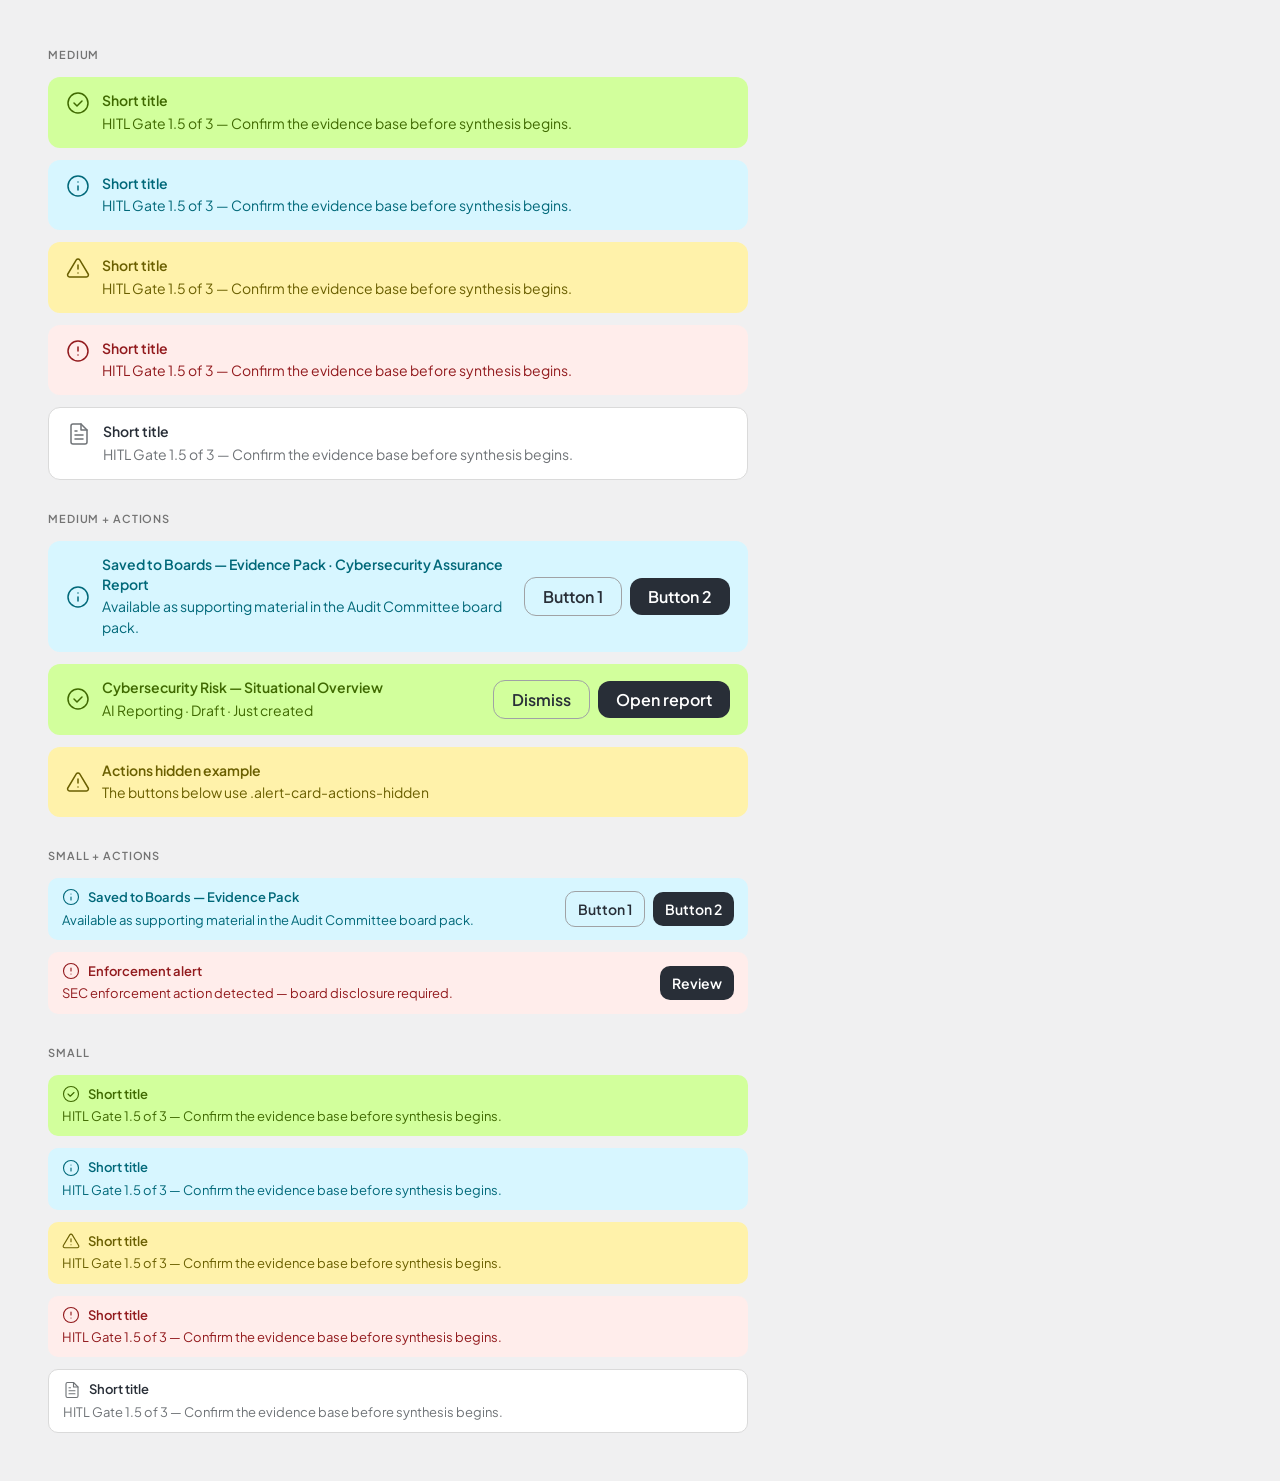
<file: Components/alert-card-preview.html>
<!DOCTYPE html>
<html lang="en">
<head>
<meta charset="UTF-8">
<title>Alert Card Preview</title>
<link href="https://fonts.googleapis.com/css2?family=Plus+Jakarta+Sans:wght@400;600&display=swap" rel="stylesheet">
<link rel="stylesheet" href="alert-card.css">
<link rel="stylesheet" href="buttons.css">
<style>
  body { margin: 0; background: #f0f0f1; font-family: 'Plus Jakarta Sans', sans-serif; padding: 48px; }
  h2 { font-size: 11px; font-weight: 600; letter-spacing: 0.08em; text-transform: uppercase; color: #737373; margin: 32px 0 16px; }
  h2:first-of-type { margin-top: 0; }
  .grid { display: flex; flex-direction: column; gap: 12px; max-width: 700px; }
</style>
</head>
<body>

<h2>Medium</h2>
<div class="grid">

  <div class="alert-card alert-card-md alert-card-green">
    <div class="alert-card-icon">
      <svg viewBox="0 0 24 24" fill="none" stroke="currentColor" stroke-width="1.5"><circle cx="12" cy="12" r="10"/><path d="m8 12 3 3 5-5" stroke-linecap="round" stroke-linejoin="round"/></svg>
    </div>
    <div class="alert-card-body">
      <div class="alert-card-title">Short title</div>
      <div class="alert-card-sub">HITL Gate 1.5 of 3 — Confirm the evidence base before synthesis begins.</div>
    </div>
  </div>

  <div class="alert-card alert-card-md alert-card-blue">
    <div class="alert-card-icon">
      <svg viewBox="0 0 24 24" fill="none" stroke="currentColor" stroke-width="1.5"><circle cx="12" cy="12" r="10"/><path d="M12 16v-4m0-4h.01" stroke-linecap="round" stroke-linejoin="round"/></svg>
    </div>
    <div class="alert-card-body">
      <div class="alert-card-title">Short title</div>
      <div class="alert-card-sub">HITL Gate 1.5 of 3 — Confirm the evidence base before synthesis begins.</div>
    </div>
  </div>

  <div class="alert-card alert-card-md alert-card-yellow">
    <div class="alert-card-icon">
      <svg viewBox="0 0 24 24" fill="none" stroke="currentColor" stroke-width="1.5"><path d="M10.29 3.86 1.82 18a2 2 0 0 0 1.71 3h16.94a2 2 0 0 0 1.71-3L13.71 3.86a2 2 0 0 0-3.42 0Z" stroke-linejoin="round"/><path d="M12 9v4m0 4h.01" stroke-linecap="round" stroke-linejoin="round"/></svg>
    </div>
    <div class="alert-card-body">
      <div class="alert-card-title">Short title</div>
      <div class="alert-card-sub">HITL Gate 1.5 of 3 — Confirm the evidence base before synthesis begins.</div>
    </div>
  </div>

  <div class="alert-card alert-card-md alert-card-red">
    <div class="alert-card-icon">
      <svg viewBox="0 0 24 24" fill="none" stroke="currentColor" stroke-width="1.5"><circle cx="12" cy="12" r="10"/><path d="M12 8v4m0 4h.01" stroke-linecap="round" stroke-linejoin="round"/></svg>
    </div>
    <div class="alert-card-body">
      <div class="alert-card-title">Short title</div>
      <div class="alert-card-sub">HITL Gate 1.5 of 3 — Confirm the evidence base before synthesis begins.</div>
    </div>
  </div>

  <div class="alert-card alert-card-md alert-card-transparent">
    <div class="alert-card-icon">
      <svg viewBox="0 0 24 24" fill="none" stroke="currentColor" stroke-width="1.5"><path d="M14 2H6a2 2 0 0 0-2 2v16a2 2 0 0 0 2 2h12a2 2 0 0 0 2-2V8Z" stroke-linejoin="round"/><path d="M14 2v6h6M8 13h8M8 17h8M8 9h2" stroke-linecap="round" stroke-linejoin="round"/></svg>
    </div>
    <div class="alert-card-body">
      <div class="alert-card-title">Short title</div>
      <div class="alert-card-sub">HITL Gate 1.5 of 3 — Confirm the evidence base before synthesis begins.</div>
    </div>
  </div>

</div>

<h2>Medium + Actions</h2>
<div class="grid">

  <div class="alert-card alert-card-md alert-card-blue">
    <div class="alert-card-icon">
      <svg viewBox="0 0 24 24" fill="none" stroke="currentColor" stroke-width="1.5"><circle cx="12" cy="12" r="10"/><path d="M12 16v-4m0-4h.01" stroke-linecap="round" stroke-linejoin="round"/></svg>
    </div>
    <div class="alert-card-body">
      <div class="alert-card-title">Saved to Boards — Evidence Pack · Cybersecurity Assurance Report</div>
      <div class="alert-card-sub">Available as supporting material in the Audit Committee board pack.</div>
    </div>
    <div class="alert-card-actions">
      <button class="btn btn-secondary btn-md">Button 1</button>
      <button class="btn btn-primary btn-md">Button 2</button>
    </div>
  </div>

  <div class="alert-card alert-card-md alert-card-green">
    <div class="alert-card-icon">
      <svg viewBox="0 0 24 24" fill="none" stroke="currentColor" stroke-width="1.5"><circle cx="12" cy="12" r="10"/><path d="m8 12 3 3 5-5" stroke-linecap="round" stroke-linejoin="round"/></svg>
    </div>
    <div class="alert-card-body">
      <div class="alert-card-title">Cybersecurity Risk — Situational Overview</div>
      <div class="alert-card-sub">AI Reporting · Draft · Just created</div>
    </div>
    <div class="alert-card-actions">
      <button class="btn btn-secondary btn-md">Dismiss</button>
      <button class="btn btn-primary btn-md">Open report</button>
    </div>
  </div>

  <!-- Actions hidden example -->
  <div class="alert-card alert-card-md alert-card-yellow">
    <div class="alert-card-icon">
      <svg viewBox="0 0 24 24" fill="none" stroke="currentColor" stroke-width="1.5"><path d="M10.29 3.86 1.82 18a2 2 0 0 0 1.71 3h16.94a2 2 0 0 0 1.71-3L13.71 3.86a2 2 0 0 0-3.42 0Z" stroke-linejoin="round"/><path d="M12 9v4m0 4h.01" stroke-linecap="round" stroke-linejoin="round"/></svg>
    </div>
    <div class="alert-card-body">
      <div class="alert-card-title">Actions hidden example</div>
      <div class="alert-card-sub">The buttons below use .alert-card-actions-hidden</div>
    </div>
    <div class="alert-card-actions alert-card-actions-hidden">
      <button class="btn btn-secondary btn-md">Button 1</button>
      <button class="btn btn-primary btn-md">Button 2</button>
    </div>
  </div>

</div>

<h2>Small + Actions</h2>
<div class="grid">

  <div class="alert-card alert-card-sm alert-card-blue">
    <div class="alert-card-content">
      <div class="alert-card-header">
        <div class="alert-card-icon">
          <svg viewBox="0 0 24 24" fill="none" stroke="currentColor" stroke-width="1.5"><circle cx="12" cy="12" r="10"/><path d="M12 16v-4m0-4h.01" stroke-linecap="round" stroke-linejoin="round"/></svg>
        </div>
        <div class="alert-card-title">Saved to Boards — Evidence Pack</div>
      </div>
      <div class="alert-card-sub">Available as supporting material in the Audit Committee board pack.</div>
    </div>
    <div class="alert-card-actions">
      <button class="btn btn-secondary btn-sm">Button 1</button>
      <button class="btn btn-primary btn-sm">Button 2</button>
    </div>
  </div>

  <div class="alert-card alert-card-sm alert-card-red">
    <div class="alert-card-content">
      <div class="alert-card-header">
        <div class="alert-card-icon">
          <svg viewBox="0 0 24 24" fill="none" stroke="currentColor" stroke-width="1.5"><circle cx="12" cy="12" r="10"/><path d="M12 8v4m0 4h.01" stroke-linecap="round" stroke-linejoin="round"/></svg>
        </div>
        <div class="alert-card-title">Enforcement alert</div>
      </div>
      <div class="alert-card-sub">SEC enforcement action detected — board disclosure required.</div>
    </div>
    <div class="alert-card-actions">
      <button class="btn btn-primary btn-sm">Review</button>
    </div>
  </div>

</div>

<h2>Small</h2>
<div class="grid">

  <div class="alert-card alert-card-sm alert-card-green">
    <div class="alert-card-header">
      <div class="alert-card-icon">
        <svg viewBox="0 0 24 24" fill="none" stroke="currentColor" stroke-width="1.5"><circle cx="12" cy="12" r="10"/><path d="m8 12 3 3 5-5" stroke-linecap="round" stroke-linejoin="round"/></svg>
      </div>
      <div class="alert-card-title">Short title</div>
    </div>
    <div class="alert-card-sub">HITL Gate 1.5 of 3 — Confirm the evidence base before synthesis begins.</div>
  </div>

  <div class="alert-card alert-card-sm alert-card-blue">
    <div class="alert-card-header">
      <div class="alert-card-icon">
        <svg viewBox="0 0 24 24" fill="none" stroke="currentColor" stroke-width="1.5"><circle cx="12" cy="12" r="10"/><path d="M12 16v-4m0-4h.01" stroke-linecap="round" stroke-linejoin="round"/></svg>
      </div>
      <div class="alert-card-title">Short title</div>
    </div>
    <div class="alert-card-sub">HITL Gate 1.5 of 3 — Confirm the evidence base before synthesis begins.</div>
  </div>

  <div class="alert-card alert-card-sm alert-card-yellow">
    <div class="alert-card-header">
      <div class="alert-card-icon">
        <svg viewBox="0 0 24 24" fill="none" stroke="currentColor" stroke-width="1.5"><path d="M10.29 3.86 1.82 18a2 2 0 0 0 1.71 3h16.94a2 2 0 0 0 1.71-3L13.71 3.86a2 2 0 0 0-3.42 0Z" stroke-linejoin="round"/><path d="M12 9v4m0 4h.01" stroke-linecap="round" stroke-linejoin="round"/></svg>
      </div>
      <div class="alert-card-title">Short title</div>
    </div>
    <div class="alert-card-sub">HITL Gate 1.5 of 3 — Confirm the evidence base before synthesis begins.</div>
  </div>

  <div class="alert-card alert-card-sm alert-card-red">
    <div class="alert-card-header">
      <div class="alert-card-icon">
        <svg viewBox="0 0 24 24" fill="none" stroke="currentColor" stroke-width="1.5"><circle cx="12" cy="12" r="10"/><path d="M12 8v4m0 4h.01" stroke-linecap="round" stroke-linejoin="round"/></svg>
      </div>
      <div class="alert-card-title">Short title</div>
    </div>
    <div class="alert-card-sub">HITL Gate 1.5 of 3 — Confirm the evidence base before synthesis begins.</div>
  </div>

  <div class="alert-card alert-card-sm alert-card-transparent">
    <div class="alert-card-header">
      <div class="alert-card-icon">
        <svg viewBox="0 0 24 24" fill="none" stroke="currentColor" stroke-width="1.5"><path d="M14 2H6a2 2 0 0 0-2 2v16a2 2 0 0 0 2 2h12a2 2 0 0 0 2-2V8Z" stroke-linejoin="round"/><path d="M14 2v6h6M8 13h8M8 17h8M8 9h2" stroke-linecap="round" stroke-linejoin="round"/></svg>
      </div>
      <div class="alert-card-title">Short title</div>
    </div>
    <div class="alert-card-sub">HITL Gate 1.5 of 3 — Confirm the evidence base before synthesis begins.</div>
  </div>

</div>

</body>
</html>
</file>
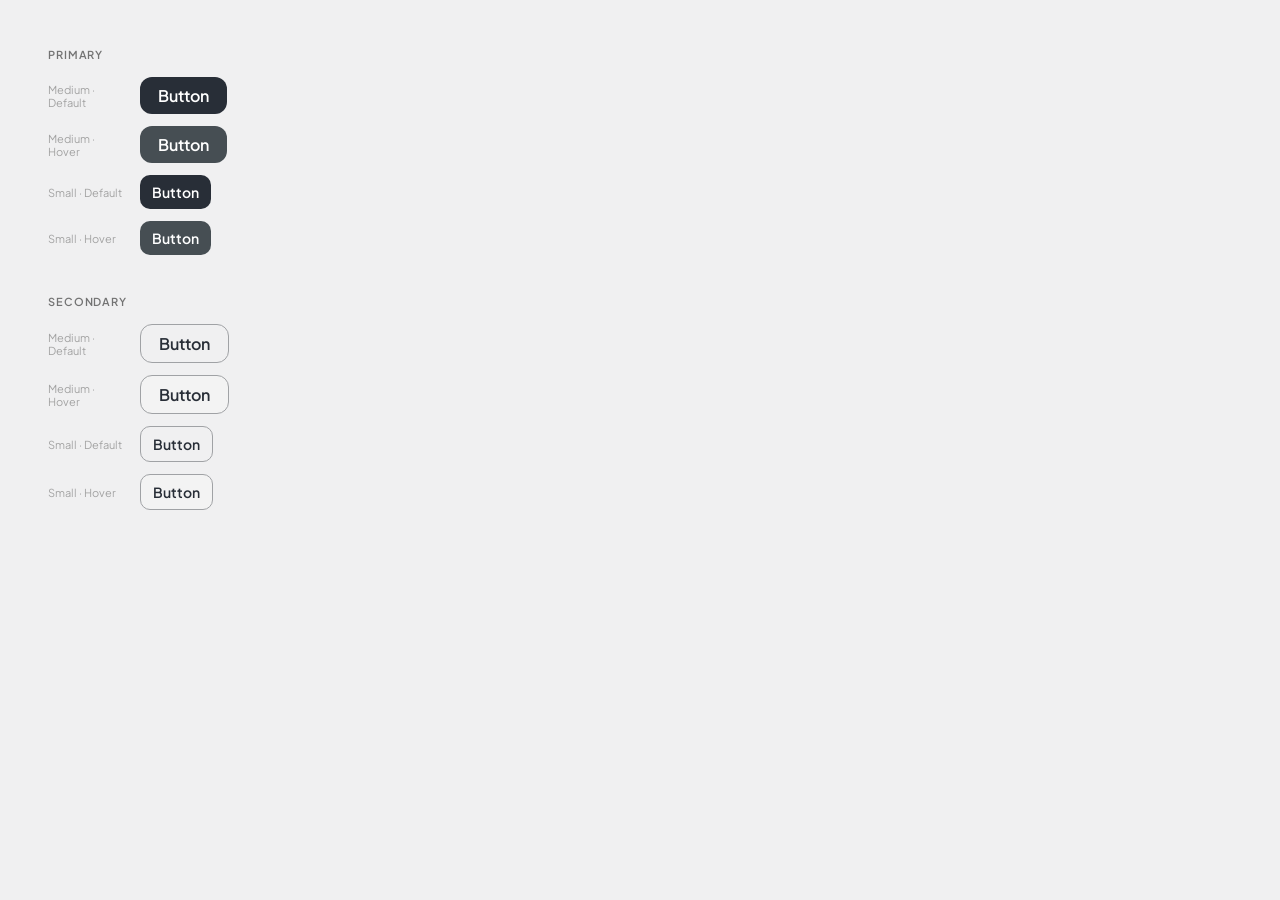
<file: Components/buttons-preview.html>
<!DOCTYPE html>
<html lang="en">
<head>
<meta charset="UTF-8">
<title>Button Preview</title>
<link href="https://fonts.googleapis.com/css2?family=Plus+Jakarta+Sans:wght@600&display=swap" rel="stylesheet">
<link rel="stylesheet" href="buttons.css">
<style>
  body { margin: 0; background: #f0f0f1; font-family: 'Plus Jakarta Sans', sans-serif; padding: 48px; }
  h2 { font-size: 11px; font-weight: 600; letter-spacing: 0.08em; text-transform: uppercase; color: #737373; margin: 0 0 16px; }
  .section { margin-bottom: 40px; }
  .row { display: flex; align-items: center; gap: 12px; flex-wrap: wrap; }
  .label { font-size: 11px; color: #a3a3a3; width: 80px; flex-shrink: 0; }
</style>
</head>
<body>

<div class="section">
  <h2>Primary</h2>
  <div class="row" style="margin-bottom:12px;">
    <span class="label">Medium · Default</span>
    <button class="btn btn-primary btn-md">Button</button>
  </div>
  <div class="row" style="margin-bottom:12px;">
    <span class="label">Medium · Hover</span>
    <button class="btn btn-primary btn-md" style="background:#464E53;">Button</button>
  </div>
  <div class="row" style="margin-bottom:12px;">
    <span class="label">Small · Default</span>
    <button class="btn btn-primary btn-sm">Button</button>
  </div>
  <div class="row">
    <span class="label">Small · Hover</span>
    <button class="btn btn-primary btn-sm" style="background:#464E53;">Button</button>
  </div>
</div>

<div class="section">
  <h2>Secondary</h2>
  <div class="row" style="margin-bottom:12px;">
    <span class="label">Medium · Default</span>
    <button class="btn btn-secondary btn-md">Button</button>
  </div>
  <div class="row" style="margin-bottom:12px;">
    <span class="label">Medium · Hover</span>
    <button class="btn btn-secondary btn-md" style="background:#F3F3F3;">Button</button>
  </div>
  <div class="row" style="margin-bottom:12px;">
    <span class="label">Small · Default</span>
    <button class="btn btn-secondary btn-sm">Button</button>
  </div>
  <div class="row">
    <span class="label">Small · Hover</span>
    <button class="btn btn-secondary btn-sm" style="background:#F3F3F3;">Button</button>
  </div>
</div>

</body>
</html>
</file>
<file: Components/alert-card.css>
/* ============================================================
   ALERT CARD COMPONENT
   Classes:
     .alert-card                 — base (always required)
     .alert-card-md              — medium size
     .alert-card-sm              — small size
     .alert-card-blue            — blue color
     .alert-card-yellow          — yellow color
     .alert-card-red             — red color
     .alert-card-green           — green color
     .alert-card-transparent     — neutral / transparent

   Structure (medium — uses btn-md):
     <div class="alert-card alert-card-md alert-card-blue">
       <div class="alert-card-icon"><!-- SVG --></div>
       <div class="alert-card-body">
         <div class="alert-card-title">Title</div>
         <div class="alert-card-sub">Subtitle text</div>
       </div>
       <div class="alert-card-actions">          ← optional
         <button class="btn btn-secondary btn-md">Btn 1</button>
         <button class="btn btn-primary btn-md">Btn 2</button>
       </div>
     </div>

   Structure (small — icon + title inline):
     <div class="alert-card alert-card-sm alert-card-blue">
       <div class="alert-card-content">           ← required when actions present
         <div class="alert-card-header">
           <div class="alert-card-icon"><!-- SVG --></div>
           <div class="alert-card-title">Title</div>
         </div>
         <div class="alert-card-sub">Subtitle text</div>
       </div>
       <div class="alert-card-actions">
         <button class="btn btn-secondary btn-sm">Btn 1</button>
         <button class="btn btn-primary btn-sm">Btn 2</button>
       </div>
     </div>

   Visibility:
     .alert-card-actions-hidden  — hides the actions area
   ============================================================ */

/* ── Base ───────────────────────────────────────────────── */
.alert-card {
  display: flex;
  align-items: flex-start;
  border: none;
  font-family: 'Plus Jakarta Sans', sans-serif;
  box-sizing: border-box;
}

/* ── Icon ───────────────────────────────────────────────── */
.alert-card-icon {
  display: flex;
  align-items: center;
  justify-content: center;
  flex-shrink: 0;
}
.alert-card-icon svg {
  width: 100%;
  height: 100%;
}

/* ── Body ───────────────────────────────────────────────── */
.alert-card-body {
  flex: 1;
  min-width: 0;
}

.alert-card-title {
  font-weight: 600;
  line-height: 1.4;
}

.alert-card-sub {
  line-height: 1.5;
}

/* ── Actions ────────────────────────────────────────────── */
.alert-card-actions {
  display: flex;
  align-items: center;
  gap: 8px;
  flex-shrink: 0;
  margin-left: auto;
}
.alert-card-actions-hidden {
  display: none;
}

/* ── Content wrapper (used in small + actions) ──────────── */
.alert-card-content {
  flex: 1;
  min-width: 0;
  display: flex;
  flex-direction: column;
  gap: 4px;
}

/* ── Size: medium ──────────────────────────────────────── */
.alert-card.alert-card-md {
  gap: 12px;
  padding: 14px 18px;
  border-radius: 12px;
}
.alert-card-md .alert-card-icon {
  width: 24px;
  height: 24px;
}
.alert-card-md .alert-card-title {
  font-size: 14px;
}
.alert-card-md .alert-card-sub {
  font-size: 14px;
  margin-top: 2px;
}
.alert-card-md:has(.alert-card-actions) {
  align-items: center;
}

/* ── Size: small ───────────────────────────────────────── */
/* Small variant: icon + title inline on one row, sub below.
   Uses a single-column body with an inline header row.       */
.alert-card.alert-card-sm {
  flex-direction: column;
  gap: 4px;
  padding: 10px 14px;
  border-radius: 10px;
}
.alert-card-sm .alert-card-header {
  display: flex;
  align-items: center;
  gap: 8px;
}
.alert-card-sm .alert-card-icon {
  width: 18px;
  height: 18px;
}
.alert-card-sm .alert-card-title {
  font-size: 13px;
}
.alert-card-sm .alert-card-sub {
  font-size: 13px;
}
.alert-card-sm:has(.alert-card-actions) {
  flex-direction: row;
  align-items: center;
}

/* ── Color: green ──────────────────────────────────────── */
.alert-card-green {
  background: #D2FF9C;
}
.alert-card-green .alert-card-icon  { color: #3F6900; }
.alert-card-green .alert-card-title { color: #3F6900; }
.alert-card-green .alert-card-sub   { color: #3F6900; }

/* ── Color: blue ───────────────────────────────────────── */
.alert-card-blue {
  background: #D7F6FF;
}
.alert-card-blue .alert-card-icon  { color: #006879; }
.alert-card-blue .alert-card-title { color: #006879; }
.alert-card-blue .alert-card-sub   { color: #006879; }

/* ── Color: yellow ─────────────────────────────────────── */
.alert-card-yellow {
  background: #FFF2AA;
}
.alert-card-yellow .alert-card-icon  { color: #6A5F00; }
.alert-card-yellow .alert-card-title { color: #6A5F00; }
.alert-card-yellow .alert-card-sub   { color: #6A5F00; }

/* ── Color: red ────────────────────────────────────────── */
.alert-card-red {
  background: #FFEDEB;
}
.alert-card-red .alert-card-icon  { color: #921A1D; }
.alert-card-red .alert-card-title { color: #921A1D; }
.alert-card-red .alert-card-sub   { color: #921A1D; }

/* ── Color: transparent ────────────────────────────────── */
.alert-card-transparent {
  background: #ffffff;
  border: 1px solid #DADADA;
}
.alert-card-transparent .alert-card-icon  { color: #6F7377; }
.alert-card-transparent .alert-card-title { color: #282E37; }
.alert-card-transparent .alert-card-sub   { color: #6F7377; }
</file>
<file: Components/buttons.css>
/* ============================================================
   BUTTON COMPONENT
   Classes:
     .btn                   — base (always required)
     .btn-primary           — primary type
     .btn-secondary         — secondary type
     .btn-tertiary          — tertiary type (no border)
     .btn-md                — medium size
     .btn-sm                — small size

   Usage:
     <button class="btn btn-primary btn-md">Label</button>
     <button class="btn btn-secondary btn-sm">Label</button>
   ============================================================ */

/* ── Base ───────────────────────────────────────────────── */
.btn {
  display: inline-flex;
  align-items: center;
  justify-content: center;
  gap: 8px;
  border: none;
  cursor: pointer;
  font-family: 'Plus Jakarta Sans', sans-serif;
  font-weight: 600;
  line-height: normal;
  text-decoration: none;
  white-space: nowrap;
  transition: background-color 0.15s ease, border-color 0.15s ease;
  box-sizing: border-box;
}

/* ── Primary ────────────────────────────────────────────── */
.btn.btn-primary {
  background: #282E37;
  color: #ffffff;
}
.btn.btn-primary:hover {
  background: #464E53;
}

/* ── Secondary ──────────────────────────────────────────── */
.btn.btn-secondary {
  background: transparent;
  color: #282E37;
  border: 1px solid #A0A2A5;
}
.btn.btn-secondary:hover {
  background: #F3F3F3;
}

/* ── Tertiary ──────────────────────────────────────────── */
.btn.btn-tertiary {
  background: transparent;
  color: #282E37;
  border: 1px solid transparent;
}
.btn.btn-tertiary:hover {
  background: #F3F3F3;
}

/* ── Medium ─────────────────────────────────────────────── */
.btn.btn-md {
  padding: 8px 18px;
  border-radius: 12px;
  font-size: 16px;
}

/* ── Small ──────────────────────────────────────────────── */
.btn.btn-sm {
  padding: 8px 12px;
  border-radius: 10px;
  font-size: 14px;
}

/* ── Icon visibility ───────────────────────────────────── */
.btn.btn-icon-hidden img {
  display: none;
}

/* ── Icon padding adjustments ─────────────────────────── */
/* Medium: reduce by 4px per icon side */
.btn.btn-md:has(img:first-child)  { padding-left: 14px; }
.btn.btn-md:has(img:last-child)   { padding-right: 14px; }

/* Small: reduce by 2px per icon side */
.btn.btn-sm:has(img:first-child)  { padding-left: 10px; }
.btn.btn-sm:has(img:last-child)   { padding-right: 10px; }

/* ── Disabled ───────────────────────────────────────────── */
.btn:disabled {
  cursor: not-allowed;
}
.btn.btn-primary:disabled {
  background: rgba(40, 46, 55, 0.30);
}
.btn.btn-secondary:disabled {
  opacity: 0.5;
}
.btn.btn-tertiary:disabled {
  opacity: 0.5;
}
</file>
